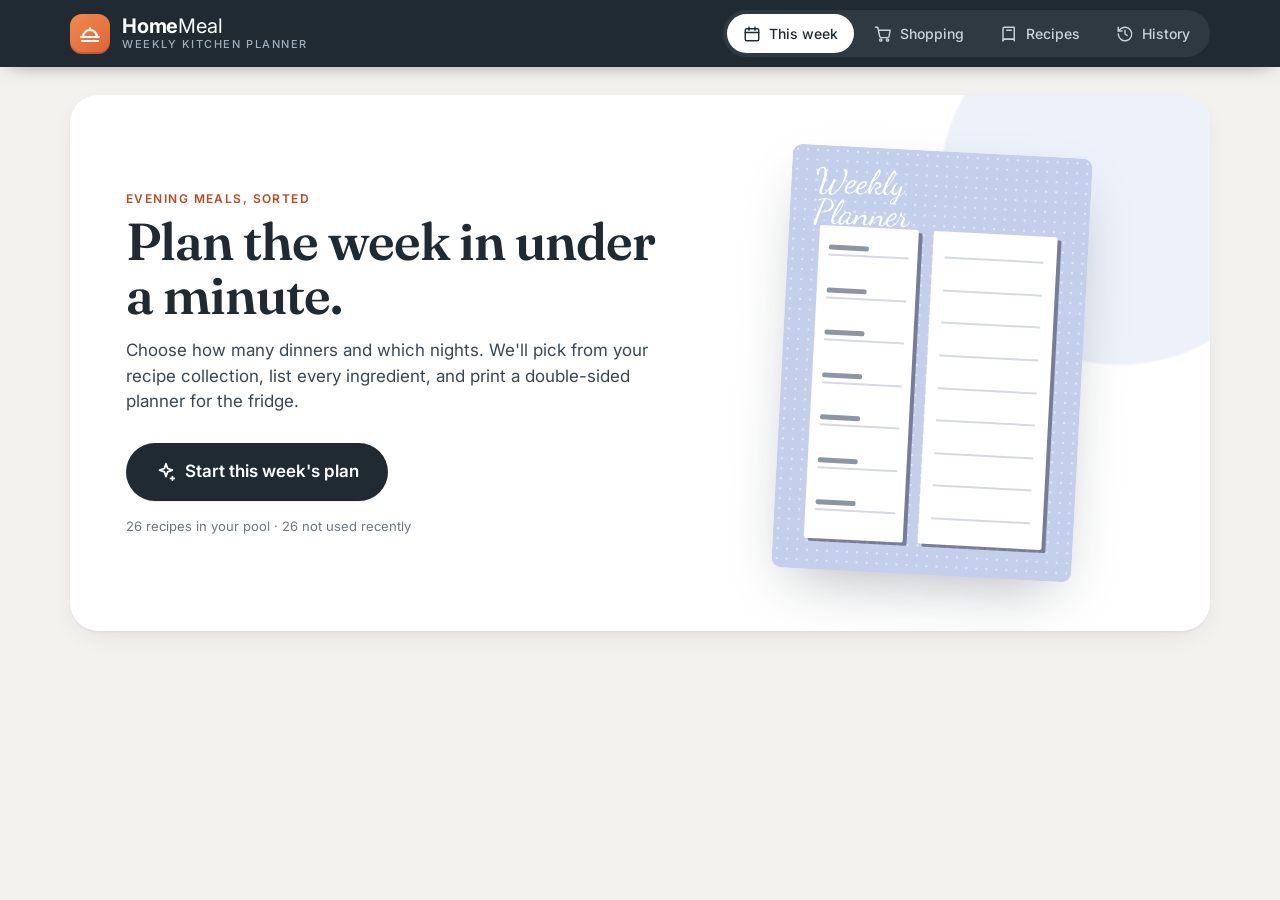
<file: index.html>
<!doctype html>
<html lang="en-GB">
<head>
  <meta charset="utf-8">
  <meta name="viewport" content="width=device-width, initial-scale=1, viewport-fit=cover">
  <meta name="theme-color" content="#1f2a33">
  <title>HomeMeal · Weekly Kitchen Planner</title>
  <link rel="preconnect" href="https://fonts.googleapis.com">
  <link rel="preconnect" href="https://fonts.gstatic.com" crossorigin>
  <link rel="stylesheet" href="https://fonts.googleapis.com/css2?family=Fraunces:opsz,wght@9..144,500;9..144,600&family=Inter:wght@400;500;600;700&family=Dancing+Script:wght@500;600&display=swap">
  <link rel="stylesheet" href="css/app.css">
  <link rel="stylesheet" href="css/sheets.css">
  <link rel="icon" href="data:image/svg+xml,%3Csvg xmlns='http://www.w3.org/2000/svg' viewBox='0 0 32 32'%3E%3Crect width='32' height='32' rx='8' fill='%231f2a33'/%3E%3Cpath d='M7 19h18M9 19a7 7 0 0 1 14 0M16 11v-2M8 23h16' stroke='%23f2a46b' stroke-width='2.2' fill='none' stroke-linecap='round'/%3E%3C/svg%3E">
</head>
<body>
  <!-- Icon + fruit sprite -->
  <svg class="sprite" aria-hidden="true" xmlns="http://www.w3.org/2000/svg">
    <defs>
      <symbol id="i-logo" viewBox="0 0 24 24"><path d="M3 15h18"/><path d="M5 15a7 7 0 0 1 14 0"/><path d="M12 8V6"/><path d="M4 19h16"/></symbol>
      <symbol id="i-shuffle" viewBox="0 0 24 24"><path d="M16 3h5v5"/><path d="M4 20 21 3"/><path d="M21 16v5h-5"/><path d="m15 15 6 6"/><path d="m4 4 5 5"/></symbol>
      <symbol id="i-lock" viewBox="0 0 24 24"><rect x="4" y="11" width="16" height="10" rx="2"/><path d="M8 11V7a4 4 0 0 1 8 0v4"/></symbol>
      <symbol id="i-unlock" viewBox="0 0 24 24"><rect x="4" y="11" width="16" height="10" rx="2"/><path d="M8 11V7a4 4 0 0 1 7.6-1.8"/></symbol>
      <symbol id="i-print" viewBox="0 0 24 24"><path d="M6 9V3h12v6"/><rect x="3" y="9" width="18" height="8" rx="2"/><path d="M7 14h10v7H7z"/></symbol>
      <symbol id="i-check" viewBox="0 0 24 24"><path d="M20 6 9 17l-5-5"/></symbol>
      <symbol id="i-plus" viewBox="0 0 24 24"><path d="M12 5v14M5 12h14"/></symbol>
      <symbol id="i-minus" viewBox="0 0 24 24"><path d="M5 12h14"/></symbol>
      <symbol id="i-upload" viewBox="0 0 24 24"><path d="M12 15V3"/><path d="m7 8 5-5 5 5"/><path d="M4 15v4a2 2 0 0 0 2 2h12a2 2 0 0 0 2-2v-4"/></symbol>
      <symbol id="i-download" viewBox="0 0 24 24"><path d="M12 3v12"/><path d="m7 10 5 5 5-5"/><path d="M4 15v4a2 2 0 0 0 2 2h12a2 2 0 0 0 2-2v-4"/></symbol>
      <symbol id="i-trash" viewBox="0 0 24 24"><path d="M4 7h16"/><path d="M9 7V4h6v3"/><path d="m6 7 1 13h10l1-13"/></symbol>
      <symbol id="i-x" viewBox="0 0 24 24"><path d="M18 6 6 18M6 6l12 12"/></symbol>
      <symbol id="i-left" viewBox="0 0 24 24"><path d="m15 18-6-6 6-6"/></symbol>
      <symbol id="i-right" viewBox="0 0 24 24"><path d="m9 18 6-6-6-6"/></symbol>
      <symbol id="i-cart" viewBox="0 0 24 24"><circle cx="9" cy="20" r="1.5"/><circle cx="18" cy="20" r="1.5"/><path d="M2 3h3l2.6 12.2a2 2 0 0 0 2 1.6h8.5a2 2 0 0 0 2-1.6L21.5 7H6"/></symbol>
      <symbol id="i-book" viewBox="0 0 24 24"><path d="M4 5a2 2 0 0 1 2-2h13v16H6a2 2 0 0 0-2 2z"/><path d="M4 21a2 2 0 0 1 2-2h13v2"/><path d="M9 7h6"/></symbol>
      <symbol id="i-clock" viewBox="0 0 24 24"><circle cx="12" cy="12" r="9"/><path d="M12 7v5l3 2"/></symbol>
      <symbol id="i-calendar" viewBox="0 0 24 24"><rect x="3" y="5" width="18" height="16" rx="2"/><path d="M3 10h18M8 3v4M16 3v4"/></symbol>
      <symbol id="i-history" viewBox="0 0 24 24"><path d="M3 12a9 9 0 1 0 2.6-6.4L3 8"/><path d="M3 3v5h5"/><path d="M12 7v5l3 2"/></symbol>
      <symbol id="i-sparkle" viewBox="0 0 24 24"><path d="m12 3 1.8 5.2L19 10l-5.2 1.8L12 17l-1.8-5.2L5 10l5.2-1.8z"/><path d="M19 17v4M17 19h4"/></symbol>
      <symbol id="i-alert" viewBox="0 0 24 24"><path d="M10.3 4 2.6 18a2 2 0 0 0 1.7 3h15.4a2 2 0 0 0 1.7-3L13.7 4a2 2 0 0 0-3.4 0z"/><path d="M12 9v4M12 17h.01"/></symbol>
      <symbol id="i-users" viewBox="0 0 24 24"><circle cx="9" cy="8" r="3.5"/><path d="M2.5 20a6.5 6.5 0 0 1 13 0"/><path d="M16 4.6a3.5 3.5 0 0 1 0 6.8M18 14a6 6 0 0 1 3.5 6"/></symbol>
      <symbol id="i-search" viewBox="0 0 24 24"><circle cx="11" cy="11" r="7"/><path d="m20 20-3.5-3.5"/></symbol>
      <symbol id="i-file" viewBox="0 0 24 24"><path d="M14 3H6a1 1 0 0 0-1 1v16a1 1 0 0 0 1 1h12a1 1 0 0 0 1-1V8z"/><path d="M14 3v5h5M9 13h6M9 17h6"/></symbol>
      <symbol id="i-hat" viewBox="0 0 24 24"><path d="M6 14a4 4 0 0 1-.8-7.9A5 5 0 0 1 12 3a5 5 0 0 1 6.8 3.1A4 4 0 0 1 18 14"/><path d="M6 14v6h12v-6"/><path d="M6 17h12"/></symbol>
    </defs>
  </svg>

  <header class="appbar">
    <div class="appbar-inner">
      <a class="brand" href="#week" aria-label="HomeMeal home">
        <span class="brand-mark"><svg class="ic"><use href="#i-logo"/></svg></span>
        <span class="brand-text"><b>Home</b>Meal<small>Weekly Kitchen Planner</small></span>
      </a>
      <nav class="tabs" role="tablist" aria-label="Sections">
        <button class="tab is-active" role="tab" data-tab="week" aria-selected="true"><svg class="ic"><use href="#i-calendar"/></svg><span>This week</span></button>
        <button class="tab" role="tab" data-tab="shop" aria-selected="false"><svg class="ic"><use href="#i-cart"/></svg><span>Shopping</span><em class="tab-badge" id="shopBadge" hidden></em></button>
        <button class="tab" role="tab" data-tab="recipes" aria-selected="false"><svg class="ic"><use href="#i-book"/></svg><span>Recipes</span></button>
        <button class="tab" role="tab" data-tab="history" aria-selected="false"><svg class="ic"><use href="#i-history"/></svg><span>History</span></button>
      </nav>
    </div>
  </header>

  <main id="main">
    <!-- ============ THIS WEEK ============ -->
    <section class="panel" id="tab-week" data-panel="week">
      <div class="hero" id="hero">
        <div class="hero-copy">
          <p class="eyebrow">Evening meals, sorted</p>
          <h1>Plan the week in under a minute.</h1>
          <p class="lede">Choose how many dinners and which nights. We'll pick from your recipe collection, list every ingredient, and print a double-sided planner for the fridge.</p>
          <button class="btn btn-primary btn-xl" id="startBtn" type="button">
            <svg class="ic"><use href="#i-sparkle"/></svg> Start this week's plan
          </button>
          <p class="hero-meta" id="heroMeta"></p>
        </div>
        <div class="hero-art" aria-hidden="true">
          <div class="mini-sheet">
            <div class="mini-title">Weekly Planner</div>
            <div class="mini-cols"><div class="mini-days"><i></i><i></i><i></i><i></i><i></i><i></i><i></i></div><div class="mini-notes"><i></i><i></i><i></i><i></i><i></i><i></i><i></i><i></i><i></i></div></div>
          </div>
        </div>
      </div>

      <div id="weekView" hidden>
        <div class="week-head">
          <div>
            <p class="eyebrow" id="weekLabel">Week of</p>
            <h2 class="h-display">Your evening meals</h2>
            <div class="status-row"><span class="pill" id="planStatus"></span><span class="muted small" id="planSummary"></span></div>
          </div>
          <div class="week-actions">
            <button class="btn btn-ghost" id="newPlanBtn" type="button"><svg class="ic"><use href="#i-sparkle"/></svg>New plan</button>
            <button class="btn btn-ghost" id="rerollBtn" type="button"><svg class="ic"><use href="#i-shuffle"/></svg>Re-roll unlocked</button>
            <button class="btn btn-accent" id="confirmBtn" type="button"><svg class="ic"><use href="#i-check"/></svg>Confirm week</button>
          </div>
        </div>

        <ol class="day-list" id="dayList"></ol>

        <div class="print-panel">
          <div class="print-panel-head">
            <div>
              <h3>Print</h3>
              <p class="muted small">A4, double-sided (flip on long edge). Turn on <b>Background graphics</b> in the print dialog for the colours.</p>
            </div>
            <div class="print-actions">
              <label class="switch"><input type="checkbox" id="inkSaver"><span></span>Ink saver</label>
              <button class="btn btn-ghost" id="printCardsBtn" type="button"><svg class="ic"><use href="#i-book"/></svg>Recipe cards</button>
              <button class="btn btn-primary" id="printPlannerBtn" type="button"><svg class="ic"><use href="#i-print"/></svg>Print planner</button>
            </div>
          </div>
          <p class="fit-warning" id="fitWarning" hidden></p>
          <div class="preview-strip" id="previewStrip"></div>
        </div>
      </div>
    </section>

    <!-- ============ SHOPPING ============ -->
    <section class="panel" id="tab-shop" data-panel="shop" hidden>
      <div class="section-head">
        <div>
          <p class="eyebrow">For the weekly shop</p>
          <h2 class="h-display">Shopping list</h2>
          <p class="muted small" id="shopSummary"></p>
        </div>
        <div class="section-actions">
          <button class="btn btn-ghost" id="clearTicksBtn" type="button"><svg class="ic"><use href="#i-x"/></svg>Clear ticks</button>
          <button class="btn btn-primary" id="printShopBtn" type="button"><svg class="ic"><use href="#i-print"/></svg>Print list</button>
        </div>
      </div>
      <div id="shopEmpty" class="empty" hidden>
        <svg class="ic ic-xl"><use href="#i-cart"/></svg>
        <p>No meals planned yet.</p>
        <button class="btn btn-primary" type="button" data-action="start">Start this week's plan</button>
      </div>
      <div class="shop-grid" id="shopList"></div>
      <div class="card extras">
        <label for="extras"><b>Extras</b> <span class="muted small">— anything else for this shop</span></label>
        <textarea id="extras" rows="4" placeholder="e.g. birthday card, dishwasher tablets…"></textarea>
      </div>
    </section>

    <!-- ============ RECIPES ============ -->
    <section class="panel" id="tab-recipes" data-panel="recipes" hidden>
      <div class="section-head">
        <div>
          <p class="eyebrow">Your collection</p>
          <h2 class="h-display">Recipe pool</h2>
          <p class="muted small" id="recipeCount"></p>
        </div>
        <div class="section-actions">
          <button class="btn btn-ghost" id="exportRecipesBtn" type="button"><svg class="ic"><use href="#i-download"/></svg>Export recipes.json</button>
        </div>
      </div>

      <label class="dropzone" id="dropzone" tabindex="0">
        <input type="file" id="txtInput" accept=".txt,text/plain" multiple hidden>
        <span class="dz-icon"><svg class="ic"><use href="#i-upload"/></svg></span>
        <span class="dz-text"><b>Drop recipe .txt files here</b><span>or click to browse. Ingredients first, then an optional numbered method. Name files like <code>Chef - Recipe Title.txt</code>.</span></span>
      </label>

      <div class="filter-bar">
        <div class="search"><svg class="ic"><use href="#i-search"/></svg><input type="search" id="recipeSearch" placeholder="Search recipes or ingredients"></div>
        <div class="seg" id="recipeFilter" role="radiogroup" aria-label="Filter recipes">
          <button type="button" data-filter="all" class="is-on">All</button>
          <button type="button" data-filter="Chefs">Chefs</button>
          <button type="button" data-filter="Type2">Type2</button>
          <button type="button" data-filter="custom">Added</button>
        </div>
      </div>
      <div class="recipe-grid" id="recipeGrid"></div>
    </section>

    <!-- ============ HISTORY ============ -->
    <section class="panel" id="tab-history" data-panel="history" hidden>
      <div class="section-head">
        <div>
          <p class="eyebrow">So you don't eat the same thing twice</p>
          <h2 class="h-display">Meal history</h2>
          <p class="muted small" id="historySummary"></p>
        </div>
        <div class="section-actions">
          <button class="btn btn-ghost" id="importHistoryBtn" type="button"><svg class="ic"><use href="#i-upload"/></svg>Import</button>
          <input type="file" id="historyInput" accept=".json,application/json" hidden>
          <button class="btn btn-ghost" id="exportHistoryBtn" type="button"><svg class="ic"><use href="#i-download"/></svg>Export</button>
          <button class="btn btn-danger" id="resetHistoryBtn" type="button"><svg class="ic"><use href="#i-trash"/></svg>Reset</button>
        </div>
      </div>
      <p class="muted small">Confirmed meals are left out of random picks until you reset. Export downloads <code>history.json</code> — commit it to <code>data/</code> to keep it in the repo.</p>
      <ul class="history-list" id="historyList"></ul>
    </section>
  </main>

  <!-- ============ WIZARD ============ -->
  <dialog class="sheet-dialog" id="wizard" aria-labelledby="wizTitle">
    <form method="dialog" class="wizard" id="wizardForm">
      <header class="wiz-head">
        <div class="wiz-progress"><span id="wizBar"></span></div>
        <div class="wiz-title-row">
          <div>
            <p class="eyebrow" id="wizStep">Step 1 of 2</p>
            <h2 id="wizTitle">How many evening meals?</h2>
          </div>
          <button class="icon-btn" type="button" data-close aria-label="Close"><svg class="ic"><use href="#i-x"/></svg></button>
        </div>
      </header>

      <div class="wiz-body">
        <!-- Step 1 -->
        <div class="wiz-step" data-step="1">
          <div class="stepper big" aria-label="Number of meals">
            <button type="button" class="icon-btn round" id="mealsMinus" aria-label="Fewer meals"><svg class="ic"><use href="#i-minus"/></svg></button>
            <output id="mealsOut">5</output>
            <button type="button" class="icon-btn round" id="mealsPlus" aria-label="More meals"><svg class="ic"><use href="#i-plus"/></svg></button>
          </div>
          <p class="center muted" id="mealsHint">evening meals this week</p>

          <h3 class="field-title">Which nights?</h3>
          <div class="day-chips" id="dayChips"></div>

          <div class="field-row">
            <label class="field">
              <span>Week starting</span>
              <input type="date" id="weekStart">
            </label>
            <div class="field">
              <span>Cooking for</span>
              <div class="stepper small">
                <button type="button" class="icon-btn round" id="servMinus" aria-label="Fewer people"><svg class="ic"><use href="#i-minus"/></svg></button>
                <output id="servOut">2</output>
                <button type="button" class="icon-btn round" id="servPlus" aria-label="More people"><svg class="ic"><use href="#i-plus"/></svg></button>
              </div>
            </div>
          </div>
        </div>

        <!-- Step 2 -->
        <div class="wiz-step" data-step="2" hidden>
          <h3 class="field-title">Recipe pool</h3>
          <div class="seg wide" id="poolSeg" role="radiogroup">
            <button type="button" data-pool="all">All recipes</button>
            <button type="button" data-pool="chefs">Chefs only</button>
            <button type="button" data-pool="type2">Type2 only</button>
            <button type="button" data-pool="mix">Mix</button>
          </div>
          <div class="mix-row" id="mixRow" hidden>
            <span>Type2 meals in the mix</span>
            <div class="stepper small">
              <button type="button" class="icon-btn round" id="mixMinus" aria-label="Fewer Type2"><svg class="ic"><use href="#i-minus"/></svg></button>
              <output id="mixOut">2</output>
              <button type="button" class="icon-btn round" id="mixPlus" aria-label="More Type2"><svg class="ic"><use href="#i-plus"/></svg></button>
            </div>
          </div>

          <div id="chefBlock">
            <h3 class="field-title">Chefs to include</h3>
            <div class="chips" id="chefChips"></div>
          </div>

          <h3 class="field-title">Must-haves <span class="muted small">— at least this many</span></h3>
          <div class="must-grid" id="mustGrid"></div>

          <h3 class="field-title">Leave out</h3>
          <label class="switch block"><input type="checkbox" id="vegOnly"><span></span>Vegetarian meals only</label>
          <div class="chips" id="excludeChips"></div>

          <h3 class="field-title">History</h3>
          <label class="switch block"><input type="checkbox" id="avoidRecent" checked><span></span>Avoid meals used in previous weeks <span class="muted small" id="usedCount"></span></label>

          <p class="pool-count" id="poolCount"></p>
        </div>
      </div>

      <div class="problems pinned" id="wizProblems" role="alert" hidden></div>

      <footer class="wiz-foot">
        <button type="button" class="btn btn-ghost" id="wizBack" hidden><svg class="ic"><use href="#i-left"/></svg>Back</button>
        <span class="spacer"></span>
        <button type="button" class="btn btn-ghost" id="wizQuick">Use these settings</button>
        <button type="button" class="btn btn-primary" id="wizNext">Next<svg class="ic"><use href="#i-right"/></svg></button>
      </footer>
    </form>
  </dialog>

  <!-- ============ PROBLEMS / CONFIRM ============ -->
  <dialog class="sheet-dialog small" id="alertDialog">
    <div class="alert-body">
      <div class="alert-icon"><svg class="ic"><use href="#i-alert"/></svg></div>
      <h3 id="alertTitle"></h3>
      <div id="alertText"></div>
      <div class="alert-actions" id="alertActions"></div>
    </div>
  </dialog>

  <!-- ============ RECIPE VIEW ============ -->
  <dialog class="sheet-dialog" id="recipeDialog">
    <div class="recipe-view">
      <button class="icon-btn close-float" type="button" data-close aria-label="Close"><svg class="ic"><use href="#i-x"/></svg></button>
      <div id="recipeView"></div>
    </div>
  </dialog>

  <!-- ============ IMPORT REVIEW ============ -->
  <dialog class="sheet-dialog" id="importDialog" aria-labelledby="impTitle">
    <form class="wizard" id="importForm" method="dialog">
      <header class="wiz-head">
        <div class="wiz-title-row">
          <div>
            <p class="eyebrow" id="impStep">New recipe</p>
            <h2 id="impTitle">Check the details</h2>
          </div>
          <button class="icon-btn" type="button" data-close aria-label="Close"><svg class="ic"><use href="#i-x"/></svg></button>
        </div>
      </header>
      <div class="wiz-body">
        <div class="problems soft" id="impWarnings" hidden></div>
        <div class="field-row">
          <label class="field grow"><span>Title</span><input id="impTitleIn" required></label>
          <label class="field"><span>Chef</span><input id="impChef" list="chefList" required></label>
          <datalist id="chefList"></datalist>
        </div>
        <div class="field-row">
          <label class="field"><span>Serves</span><input id="impServes" type="number" min="1" max="20"></label>
          <label class="field"><span>Prep (mins)</span><input id="impPrep" type="number" min="0"></label>
          <label class="field"><span>Cook (mins)</span><input id="impCook" type="number" min="0"></label>
        </div>
        <label class="switch block"><input type="checkbox" id="impType2"><span></span>Type2 recipe (with Eat / Limit guidance)</label>
        <div class="field-row" id="impT2Row" hidden>
          <label class="field grow"><span>Eat</span><input id="impEat"></label>
          <label class="field grow"><span>Limit</span><input id="impLimit"></label>
        </div>
        <div class="field">
          <span>Protein</span>
          <div class="chips" id="impProtein"></div>
        </div>
        <label class="field"><span>Tags <em class="muted small">comma separated</em></span><input id="impTags"></label>
        <label class="field"><span>Ingredients <em class="muted small">one per line · prefix with "Sauce:" etc. for a sub-section</em></span><textarea id="impIngredients" rows="9" required></textarea></label>
        <label class="field"><span>Method <em class="muted small">one step per line (optional)</em></span><textarea id="impMethod" rows="6"></textarea></label>
      </div>
      <footer class="wiz-foot">
        <button type="button" class="btn btn-ghost" id="impSkip">Skip this file</button>
        <span class="spacer"></span>
        <button type="submit" class="btn btn-primary" id="impSave"><svg class="ic"><use href="#i-plus"/></svg>Add to recipe pool</button>
      </footer>
    </form>
  </dialog>

  <div class="drop-overlay" id="dropOverlay" hidden>
    <div><svg class="ic ic-xl"><use href="#i-upload"/></svg><p>Drop recipe .txt files to add them</p></div>
  </div>
  <div class="toast" id="toast" role="status" aria-live="polite"></div>

  <!-- Filled just before printing; the only thing visible on paper. -->
  <div id="print-area" aria-hidden="true"></div>

  <script src="js/planner.js"></script>
  <script src="js/store.js"></script>
  <script src="js/sheets.js"></script>
  <script src="js/app.js"></script>
</body>
</html>
</file>
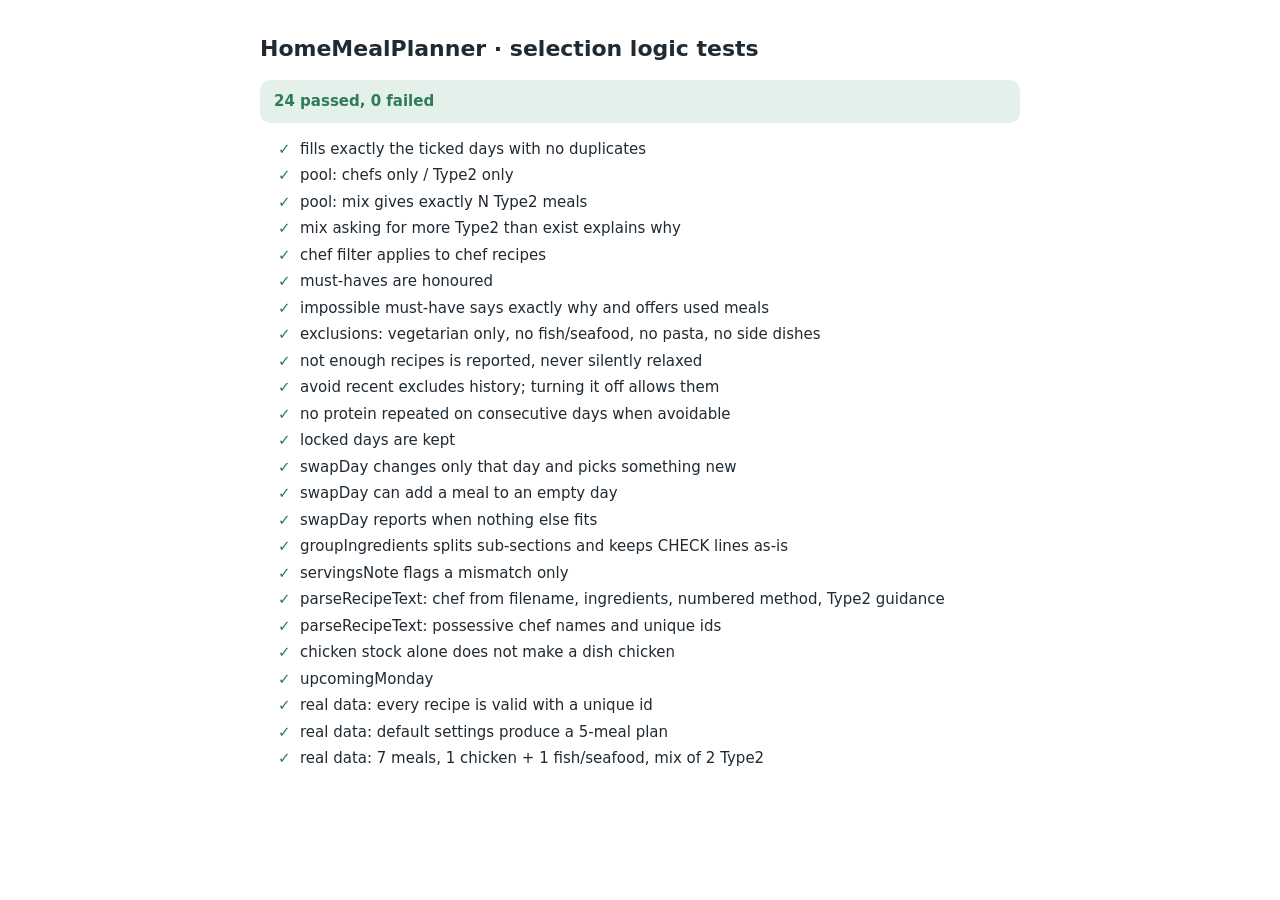
<file: tests/index.html>
<!doctype html>
<html lang="en-GB">
<head>
  <meta charset="utf-8">
  <meta name="viewport" content="width=device-width, initial-scale=1">
  <title>Planner tests</title>
  <style>
    body { font: 15px/1.5 system-ui, sans-serif; max-width: 760px; margin: 32px auto; padding: 0 16px; color: #1f2a33; }
    h1 { font-size: 22px; }
    #summary { font-weight: 700; padding: 10px 14px; border-radius: 10px; }
    #summary.pass { background: #e3f1ea; color: #2f7a5b; }
    #summary.fail { background: #fdecea; color: #a12b1f; }
    li { margin: 4px 0; }
    .ok::marker { content: '✓  '; color: #2f7a5b; }
    .fail::marker { content: '✗  '; color: #c0392b; }
    .err { display: block; color: #a12b1f; font-size: 13px; }
  </style>
</head>
<body>
  <h1>HomeMealPlanner · selection logic tests</h1>
  <p id="summary">Running…</p>
  <ul id="results"></ul>
  <script src="../js/planner.js"></script>
  <script src="planner.test.js"></script>
  <script>
    fetch('../data/recipes.json')
      .then(function (r) { return r.json(); })
      .then(function (data) { PlannerTests.realDataTests(data); })
      .catch(function (e) { console.warn('Real data tests skipped:', e.message); })
      .then(function () {
        var rep = PlannerTests.report();
        var s = document.getElementById('summary');
        s.textContent = rep.passed + ' passed, ' + rep.failed + ' failed';
        s.className = rep.failed ? 'fail' : 'pass';
        document.getElementById('results').innerHTML = rep.results.map(function (r) {
          return '<li class="' + (r.ok ? 'ok' : 'fail') + '">' + r.name + (r.ok ? '' : '<span class="err">' + r.error + '</span>') + '</li>';
        }).join('');
        document.title = (rep.failed ? 'FAIL' : 'PASS') + ' · Planner tests';
      });
  </script>
</body>
</html>
</file>
<file: css/app.css>
/* HomeMealPlanner - app UI (screen). Print styles live in sheets.css. */
:root {
  --ink: #1f2a33;
  --ink-2: #3a4752;
  --muted: #6c7780;
  --bg: #f4f2ee;
  --surface: #ffffff;
  --surface-2: #faf9f6;
  --line: #e7e3dc;
  --line-2: #d9d3c9;
  --accent: #df6339;
  --accent-ink: #b84a24;
  --accent-soft: #fbe9e1;
  --herb: #2f7a5b;
  --herb-soft: #e3f1ea;
  --sky: #c3cfeb;
  --sky-soft: #edf1fa;
  --sun: #f3a43c;
  --danger: #c0392b;
  --radius: 18px;
  --radius-sm: 12px;
  --shadow-sm: 0 1px 2px rgba(31, 42, 51, .06), 0 1px 1px rgba(31, 42, 51, .04);
  --shadow: 0 1px 2px rgba(31, 42, 51, .05), 0 8px 24px -8px rgba(31, 42, 51, .12);
  --shadow-lg: 0 24px 60px -20px rgba(31, 42, 51, .35);
  --font: 'Inter', system-ui, -apple-system, 'Segoe UI', Roboto, sans-serif;
  --display: 'Fraunces', Georgia, 'Times New Roman', serif;
  --tap: 48px;
}

*, *::before, *::after { box-sizing: border-box; }
html { -webkit-text-size-adjust: 100%; }
body {
  margin: 0;
  font-family: var(--font);
  font-size: 15px;
  line-height: 1.5;
  color: var(--ink);
  background: var(--bg);
  -webkit-font-smoothing: antialiased;
}
button, input, select, textarea { font: inherit; color: inherit; }
button { cursor: pointer; }
[hidden] { display: none !important; }
code { font-size: .88em; background: rgba(31, 42, 51, .06); padding: .1em .35em; border-radius: 5px; }
.sprite { position: absolute; width: 0; height: 0; overflow: hidden; }

.ic { width: 20px; height: 20px; flex: none; fill: none; stroke: currentColor; stroke-width: 1.9; stroke-linecap: round; stroke-linejoin: round; }
.ic-xl { width: 44px; height: 44px; stroke-width: 1.4; }
.muted { color: var(--muted); }
.small { font-size: 13px; }
.center { text-align: center; }
.spacer { flex: 1; }
.eyebrow { margin: 0 0 4px; font-size: 12px; font-weight: 600; letter-spacing: .12em; text-transform: uppercase; color: var(--accent-ink); }
.h-display { font-family: var(--display); font-weight: 600; font-size: clamp(26px, 4vw, 34px); line-height: 1.1; margin: 0; letter-spacing: -.01em; }

/* ---------- App bar ---------- */
.appbar {
  position: sticky; top: 0; z-index: 20;
  background: var(--ink);
  color: #fff;
  box-shadow: 0 1px 0 rgba(255, 255, 255, .06), 0 6px 20px -10px rgba(0, 0, 0, .5);
}
.appbar-inner { max-width: 1180px; margin: 0 auto; padding: 10px 20px; display: flex; align-items: center; gap: 20px; }
.brand { display: flex; align-items: center; gap: 12px; color: inherit; text-decoration: none; }
.brand-mark { width: 40px; height: 40px; border-radius: 12px; background: linear-gradient(140deg, #f08a4b, var(--accent)); display: grid; place-items: center; box-shadow: inset 0 -2px 0 rgba(0, 0, 0, .15); }
.brand-mark .ic { width: 24px; height: 24px; stroke: #fff; stroke-width: 2.1; }
.brand-text { font-size: 20px; letter-spacing: -.01em; line-height: 1.05; font-weight: 400; }
.brand-text b { font-weight: 700; }
.brand-text small { display: block; font-size: 11px; letter-spacing: .14em; text-transform: uppercase; color: #9fb0bd; font-weight: 500; margin-top: 2px; }
.tabs { margin-left: auto; display: flex; gap: 4px; background: rgba(255, 255, 255, .07); padding: 4px; border-radius: 999px; }
.tab {
  position: relative; display: flex; align-items: center; gap: 8px;
  border: 0; background: transparent; color: #c8d3db;
  padding: 9px 16px; border-radius: 999px; font-weight: 500; font-size: 14px;
  transition: background .15s, color .15s;
}
.tab:hover { color: #fff; }
.tab.is-active { background: #fff; color: var(--ink); }
.tab .ic { width: 18px; height: 18px; }
.tab-badge { font-style: normal; font-size: 11px; font-weight: 700; background: var(--accent); color: #fff; border-radius: 999px; padding: 1px 7px; min-width: 20px; text-align: center; }

main { max-width: 1180px; margin: 0 auto; padding: 28px 20px 120px; }

/* ---------- Buttons ---------- */
.btn {
  display: inline-flex; align-items: center; justify-content: center; gap: 8px;
  min-height: 44px; padding: 0 18px; border-radius: 999px;
  border: 1px solid transparent; font-weight: 600; font-size: 14px; white-space: nowrap;
  transition: transform .08s, background .15s, border-color .15s, box-shadow .15s;
}
.btn:active:not(:disabled) { transform: translateY(1px); }
.btn:disabled { opacity: .45; cursor: not-allowed; }
.btn .ic { width: 18px; height: 18px; }
.btn-primary { background: var(--ink); color: #fff; box-shadow: var(--shadow-sm); }
.btn-primary:hover:not(:disabled) { background: #2c3b47; }
.btn-accent { background: var(--accent); color: #fff; }
.btn-accent:hover:not(:disabled) { background: var(--accent-ink); }
.btn-ghost { background: var(--surface); border-color: var(--line-2); color: var(--ink); }
.btn-ghost:hover:not(:disabled) { border-color: var(--ink-2); }
.btn-danger { background: var(--surface); border-color: #efc4bd; color: var(--danger); }
.btn-danger:hover:not(:disabled) { background: #fdf0ee; }
.btn-xl { min-height: 58px; padding: 0 28px; font-size: 17px; }
.btn-xl .ic { width: 22px; height: 22px; }
.btn-sm { min-height: 36px; padding: 0 14px; font-size: 13px; }

.icon-btn {
  display: inline-flex; align-items: center; justify-content: center; gap: 6px;
  min-width: 40px; height: 40px; padding: 0 10px; border-radius: 12px;
  border: 1px solid var(--line-2); background: var(--surface); color: var(--ink-2);
  font-size: 13px; font-weight: 600;
  transition: background .15s, border-color .15s, color .15s;
}
.icon-btn:hover:not(:disabled) { border-color: var(--ink-2); color: var(--ink); }
.icon-btn:disabled { opacity: .35; cursor: not-allowed; }
.icon-btn.round { border-radius: 999px; padding: 0; width: 40px; }
.icon-btn.subtle { border-color: transparent; background: transparent; }
.icon-btn.is-on { background: var(--ink); border-color: var(--ink); color: #fff; }

/* ---------- Hero ---------- */
.hero {
  display: grid; grid-template-columns: 1.1fr .9fr; gap: 40px; align-items: center;
  background: var(--surface); border-radius: 28px; padding: 56px; box-shadow: var(--shadow);
  overflow: hidden; position: relative;
}
.hero::before {
  content: ''; position: absolute; right: -120px; top: -120px; width: 420px; height: 420px; border-radius: 50%;
  background: radial-gradient(circle, var(--sky-soft) 0, var(--sky-soft) 60%, transparent 61%);
}
.hero-copy { position: relative; }
.hero h1 { font-family: var(--display); font-weight: 600; font-size: clamp(34px, 5vw, 52px); line-height: 1.04; letter-spacing: -.02em; margin: 6px 0 16px; }
.lede { font-size: 17px; color: var(--ink-2); max-width: 34em; margin: 0 0 28px; }
.hero-meta { margin: 16px 0 0; font-size: 13px; color: var(--muted); }
.hero-art { position: relative; display: grid; place-items: center; }
.mini-sheet {
  position: relative; width: min(300px, 100%); aspect-ratio: 210 / 297; background: var(--sky);
  border-radius: 10px; box-shadow: var(--shadow-lg); transform: rotate(3deg); padding: 18% 7% 7%; overflow: hidden;
}
.mini-title { position: absolute; top: 5%; left: 8%; font-family: 'Dancing Script', cursive; color: #fff; font-size: 34px; line-height: .9; width: 3em; }
.mini-sheet { background-image: radial-gradient(circle, rgba(255, 255, 255, .5) 1px, transparent 1.4px); background-size: 10px 10px; }
.mini-cols { display: grid; grid-template-columns: 1fr 1.25fr; gap: 6%; height: 100%; }
.mini-days, .mini-notes { background: #fff; border-radius: 2px; box-shadow: 4px 3px 0 rgba(40, 46, 66, .5); display: flex; flex-direction: column; justify-content: space-around; padding: 8% 10%; }
.mini-days i, .mini-notes i { display: block; height: 2px; background: #d5d9e2; }
.mini-days i::before { content: ''; display: block; width: 50%; height: 5px; margin-top: -9px; background: #8a95a6; border-radius: 2px; }

/* ---------- Week view ---------- */
.week-head { display: flex; align-items: flex-end; justify-content: space-between; gap: 20px; flex-wrap: wrap; margin-bottom: 20px; }
.status-row { display: flex; align-items: center; gap: 12px; margin-top: 10px; flex-wrap: wrap; }
.pill { display: inline-flex; align-items: center; gap: 6px; padding: 4px 12px; border-radius: 999px; font-size: 12px; font-weight: 600; }
.pill::before { content: ''; width: 7px; height: 7px; border-radius: 50%; background: currentColor; }
.pill-ok { background: var(--herb-soft); color: var(--herb); }
.pill-draft { background: #fff3dd; color: #a0620e; }
.week-actions { display: flex; gap: 10px; flex-wrap: wrap; }

.day-list { list-style: none; margin: 0; padding: 0; display: grid; gap: 10px; }
.day-card {
  display: grid; grid-template-columns: 76px 1fr auto; gap: 18px; align-items: center;
  background: var(--surface); border-radius: var(--radius); padding: 16px 18px; box-shadow: var(--shadow-sm);
  border: 1px solid transparent; transition: border-color .15s, box-shadow .15s;
}
.day-card:hover { box-shadow: var(--shadow); }
.day-card.is-locked { border-color: var(--ink); }
.day-card.is-off { background: transparent; box-shadow: none; border: 1px dashed var(--line-2); padding-top: 10px; padding-bottom: 10px; }
.dc-day { display: flex; flex-direction: column; align-items: center; justify-content: center; height: 64px; border-radius: 14px; background: var(--sky-soft); color: var(--ink); }
.day-card.is-locked .dc-day { background: var(--ink); color: #fff; }
.day-card.is-off .dc-day { background: transparent; height: 40px; color: var(--muted); }
.dc-dow { font-weight: 700; font-size: 17px; letter-spacing: .02em; }
.dc-date { font-size: 11px; color: inherit; opacity: .7; }
.dc-main { min-width: 0; display: flex; flex-direction: column; gap: 6px; }
.dc-title { all: unset; cursor: pointer; font-family: var(--display); font-size: 20px; font-weight: 600; line-height: 1.2; }
.dc-title:hover { text-decoration: underline; text-decoration-color: var(--accent); text-underline-offset: 4px; }
.dc-title:focus-visible { outline: 2px solid var(--accent); outline-offset: 3px; border-radius: 4px; }
.dc-meta { display: flex; flex-wrap: wrap; gap: 6px; align-items: center; }
.dc-time { display: inline-flex; align-items: center; gap: 4px; font-size: 12px; color: var(--muted); margin-left: 4px; }
.dc-time .ic { width: 14px; height: 14px; }
.dc-note { margin: 0; display: flex; align-items: center; gap: 6px; font-size: 12px; color: #9a5a12; }
.dc-note .ic { width: 14px; height: 14px; }
.dc-pick {
  max-width: 340px; height: 34px; border-radius: 10px; border: 1px solid var(--line); background: var(--surface-2);
  font-size: 13px; color: var(--muted); padding: 0 10px;
}
.dc-pick:hover, .dc-pick:focus { border-color: var(--line-2); color: var(--ink); }
.dc-actions { display: flex; gap: 6px; align-items: center; }

.chip { display: inline-flex; align-items: center; gap: 4px; padding: 3px 10px; border-radius: 999px; background: var(--surface-2); border: 1px solid var(--line); font-size: 12px; font-weight: 500; color: var(--ink-2); text-transform: capitalize; }
.chip .ic { width: 13px; height: 13px; }
.chip-chef { background: var(--accent-soft); border-color: transparent; color: var(--accent-ink); text-transform: none; }
.chip-t2 { background: var(--herb-soft); border-color: transparent; color: var(--herb); text-transform: none; }

/* ---------- Print panel ---------- */
.print-panel { margin-top: 32px; background: var(--surface); border-radius: 24px; padding: 24px; box-shadow: var(--shadow); }
.print-panel-head { display: flex; justify-content: space-between; align-items: flex-start; gap: 20px; flex-wrap: wrap; margin-bottom: 18px; }
.print-panel h3 { margin: 0 0 2px; font-family: var(--display); font-size: 22px; font-weight: 600; }
.print-panel p { margin: 0; max-width: 40em; }
.print-actions { display: flex; align-items: center; gap: 10px; flex-wrap: wrap; }
.fit-warning { background: #fff3dd; color: #8a540c; padding: 10px 14px; border-radius: 12px; font-size: 13px; margin: 0 0 16px; }
.preview-strip { display: grid; grid-template-columns: 1fr 1fr; gap: 24px; background: var(--surface-2); border-radius: 18px; padding: 24px; border: 1px solid var(--line); }

/* ---------- Switch ---------- */
.switch { display: inline-flex; align-items: center; gap: 10px; font-size: 14px; font-weight: 500; cursor: pointer; user-select: none; }
.switch.block { display: flex; margin: 4px 0 10px; }
.switch input { position: absolute; opacity: 0; width: 1px; height: 1px; }
.switch > span:first-of-type { width: 40px; height: 24px; border-radius: 999px; background: var(--line-2); position: relative; transition: background .15s; flex: none; }
.switch > span:first-of-type::after { content: ''; position: absolute; top: 3px; left: 3px; width: 18px; height: 18px; border-radius: 50%; background: #fff; box-shadow: var(--shadow-sm); transition: transform .15s; }
.switch input:checked + span { background: var(--herb); }
.switch input:checked + span::after { transform: translateX(16px); }
.switch input:focus-visible + span { outline: 2px solid var(--accent); outline-offset: 2px; }

/* ---------- Section head ---------- */
.section-head { display: flex; justify-content: space-between; align-items: flex-end; gap: 20px; flex-wrap: wrap; margin-bottom: 20px; }
.section-head p { margin: 6px 0 0; }
.section-actions { display: flex; gap: 10px; flex-wrap: wrap; }
.card { background: var(--surface); border-radius: var(--radius); box-shadow: var(--shadow-sm); padding: 20px; }
.empty { text-align: center; padding: 48px 20px; color: var(--muted); background: var(--surface); border-radius: var(--radius); margin-bottom: 16px; }
.empty p { margin: 10px 0 18px; }
.empty-inline { padding: 24px 0; }
.fatal { display: flex; gap: 12px; align-items: flex-start; background: #fdecea; color: #8e2a1f; padding: 16px 18px; border-radius: 14px; margin-bottom: 20px; }
.fatal p { margin: 0; }

/* ---------- Shopping ---------- */
.shop-grid { display: grid; grid-template-columns: repeat(auto-fill, minmax(330px, 1fr)); gap: 14px; align-items: start; margin-bottom: 14px; }
.shop-card header { display: flex; align-items: center; gap: 12px; margin-bottom: 8px; }
.shop-card h3 { margin: 0; font-family: var(--display); font-size: 18px; font-weight: 600; line-height: 1.2; }
.shop-card h3 + p { margin: 0; }
.shop-card h4 { margin: 12px 0 2px; font-size: 11px; letter-spacing: .12em; text-transform: uppercase; color: var(--accent-ink); }
.day-pill { flex: none; display: grid; place-items: center; width: 48px; height: 48px; border-radius: 14px; background: var(--sky-soft); font-weight: 700; font-size: 14px; }
.day-pill.alt { background: var(--accent-soft); color: var(--accent-ink); }
.tick-list { list-style: none; margin: 0; padding: 0; }
.tick { display: flex; align-items: center; gap: 14px; min-height: var(--tap); padding: 6px 4px; border-bottom: 1px solid var(--line); cursor: pointer; -webkit-tap-highlight-color: transparent; }
.tick-list li:last-child .tick { border-bottom: 0; }
.tick input { position: absolute; opacity: 0; width: 1px; height: 1px; }
.tick-box { flex: none; width: 26px; height: 26px; border-radius: 8px; border: 2px solid var(--line-2); display: grid; place-items: center; background: #fff; transition: background .12s, border-color .12s; }
.tick-box .ic { width: 16px; height: 16px; stroke: #fff; stroke-width: 3; opacity: 0; }
.tick.is-on .tick-box { background: var(--herb); border-color: var(--herb); }
.tick.is-on .tick-box .ic { opacity: 1; }
.tick.is-on .tick-text { color: var(--muted); text-decoration: line-through; }
.tick input:focus-visible + .tick-box { outline: 2px solid var(--accent); outline-offset: 2px; }
.tick-text { font-size: 15px; }
.extras label { display: block; margin-bottom: 8px; }
textarea, input[type="text"], input[type="search"], input[type="number"], input[type="date"], input:not([type]) {
  width: 100%; border: 1px solid var(--line-2); border-radius: 12px; padding: 10px 12px; background: #fff; font-size: 15px;
}
textarea:focus, input:focus { outline: none; border-color: var(--ink-2); box-shadow: 0 0 0 3px rgba(31, 42, 51, .08); }
textarea { resize: vertical; }
.check-note { background: #fff5d6; border-radius: 4px; padding: 0 3px; }

/* ---------- Recipes ---------- */
.dropzone {
  display: flex; align-items: center; gap: 18px; padding: 22px 24px; margin-bottom: 20px; cursor: pointer;
  border: 2px dashed var(--line-2); border-radius: var(--radius); background: var(--surface);
  transition: border-color .15s, background .15s;
}
.dropzone:hover, .dropzone:focus-visible { border-color: var(--accent); background: #fffaf7; outline: none; }
.dz-icon { flex: none; width: 52px; height: 52px; border-radius: 16px; background: var(--accent-soft); color: var(--accent-ink); display: grid; place-items: center; }
.dz-icon .ic { width: 26px; height: 26px; }
.dz-text b { display: block; font-size: 16px; }
.dz-text span { color: var(--muted); font-size: 13px; }
.filter-bar { display: flex; gap: 12px; flex-wrap: wrap; margin-bottom: 16px; align-items: center; }
.search { position: relative; flex: 1; min-width: 220px; }
.search .ic { position: absolute; left: 14px; top: 50%; transform: translateY(-50%); color: var(--muted); width: 18px; height: 18px; }
.search input { padding-left: 42px; height: 44px; border-radius: 999px; }
.seg { display: inline-flex; background: #ebe7e0; border-radius: 999px; padding: 4px; gap: 2px; }
.seg button { border: 0; background: transparent; padding: 8px 16px; border-radius: 999px; font-size: 13px; font-weight: 600; color: var(--ink-2); min-height: 36px; }
.seg button.is-on { background: #fff; color: var(--ink); box-shadow: var(--shadow-sm); }
.seg.wide { display: grid; grid-template-columns: repeat(4, 1fr); width: 100%; }
.recipe-grid { display: grid; grid-template-columns: repeat(auto-fill, minmax(250px, 1fr)); gap: 14px; }
.recipe-tile {
  all: unset; box-sizing: border-box; cursor: pointer; display: flex; flex-direction: column; gap: 10px;
  background: var(--surface); border-radius: var(--radius); padding: 18px; box-shadow: var(--shadow-sm);
  border: 1px solid transparent; transition: box-shadow .15s, border-color .15s, transform .15s;
}
.recipe-tile:hover { box-shadow: var(--shadow); transform: translateY(-1px); }
.recipe-tile:focus-visible { border-color: var(--accent); }
.rt-top { display: flex; align-items: center; gap: 6px; }
.rt-chef { font-size: 12px; font-weight: 600; color: var(--accent-ink); letter-spacing: .04em; text-transform: uppercase; margin-right: auto; }
.rt-title { font-family: var(--display); font-size: 18px; font-weight: 600; line-height: 1.25; }
.rt-chips { display: flex; flex-wrap: wrap; gap: 5px; }
.rt-foot { display: flex; gap: 12px; font-size: 12px; color: var(--muted); margin-top: auto; padding-top: 8px; border-top: 1px solid var(--line); }
.badge { font-size: 11px; font-weight: 600; padding: 2px 8px; border-radius: 999px; background: #efece6; color: var(--muted); }
.badge-new { background: var(--herb-soft); color: var(--herb); }

/* ---------- History ---------- */
.history-list { list-style: none; padding: 0; margin: 16px 0 0; display: grid; gap: 8px; }
.history-list li { display: flex; align-items: center; justify-content: space-between; gap: 12px; background: var(--surface); padding: 12px 16px; border-radius: 14px; box-shadow: var(--shadow-sm); }
.history-list b { display: block; font-weight: 600; }

/* ---------- Dialogs ---------- */
.sheet-dialog {
  border: 0; padding: 0; border-radius: 26px; width: min(640px, calc(100vw - 32px)); max-height: min(860px, calc(100dvh - 32px));
  box-shadow: var(--shadow-lg); background: var(--surface); color: var(--ink); overflow: hidden;
}
.sheet-dialog.small { width: min(460px, calc(100vw - 32px)); }
.sheet-dialog::backdrop { background: rgba(20, 28, 34, .5); backdrop-filter: blur(3px); }
.sheet-dialog[open] { animation: pop .22s cubic-bezier(.2, .9, .3, 1.2); }
@keyframes pop { from { opacity: 0; transform: translateY(12px) scale(.98); } }
.wizard { display: flex; flex-direction: column; max-height: inherit; margin: 0; }
.wiz-head { padding: 0 28px; flex: none; }
.wiz-progress { height: 4px; background: var(--line); margin: 0 -28px; }
.wiz-progress span { display: block; height: 100%; background: var(--accent); transition: width .25s; }
.wiz-title-row { display: flex; justify-content: space-between; align-items: flex-start; gap: 12px; padding: 22px 0 8px; }
.wiz-title-row h2 { margin: 0; font-family: var(--display); font-size: 26px; font-weight: 600; line-height: 1.15; }
.wiz-body { padding: 8px 28px 20px; overflow-y: auto; flex: 1; }
.wiz-foot { display: flex; gap: 10px; align-items: center; padding: 16px 28px; border-top: 1px solid var(--line); background: var(--surface-2); flex: none; }
.field-title { font-size: 13px; font-weight: 700; letter-spacing: .06em; text-transform: uppercase; color: var(--ink-2); margin: 24px 0 10px; }
.field-title .muted { text-transform: none; letter-spacing: 0; font-weight: 500; }
.stepper { display: flex; align-items: center; justify-content: center; gap: 18px; }
.stepper output { font-variant-numeric: tabular-nums; font-weight: 700; text-align: center; }
.stepper.big { margin-top: 10px; }
.stepper.big output { font-family: var(--display); font-size: 76px; line-height: 1; min-width: 1.2em; }
.stepper.big .icon-btn { width: 56px; height: 56px; }
.stepper.small { justify-content: flex-start; gap: 12px; }
.stepper.small output { font-size: 20px; min-width: 1.4em; }
.stepper.tiny { gap: 8px; }
.stepper.tiny .icon-btn { width: 32px; height: 32px; min-width: 32px; }
.stepper.tiny .icon-btn .ic { width: 16px; height: 16px; }
.stepper.tiny output { min-width: 1em; }
#mealsHint { margin: 6px 0 0; }
.day-chips { display: grid; grid-template-columns: repeat(7, 1fr); gap: 8px; }
.day-chip {
  display: flex; flex-direction: column; align-items: center; justify-content: center; gap: 2px; min-height: 64px;
  border: 1.5px solid var(--line-2); border-radius: 16px; background: #fff; transition: all .12s;
}
.day-chip b { font-size: 15px; }
.day-chip small { font-size: 11px; color: var(--muted); }
.day-chip.is-on { background: var(--ink); border-color: var(--ink); color: #fff; }
.day-chip.is-on small { color: #b9c6d0; }
.field-row { display: flex; gap: 14px; margin-top: 22px; flex-wrap: wrap; }
.field { display: flex; flex-direction: column; gap: 6px; min-width: 120px; flex: 1; margin-top: 14px; }
.field-row .field { margin-top: 0; }
.field > span { font-size: 13px; font-weight: 600; color: var(--ink-2); }
.field.grow { flex: 2; }
.chips { display: flex; flex-wrap: wrap; gap: 8px; }
.chip-btn {
  display: inline-flex; align-items: center; gap: 6px; min-height: 38px; padding: 0 14px;
  border-radius: 999px; border: 1.5px solid var(--line-2); background: #fff; font-size: 13px; font-weight: 600; color: var(--ink-2);
  text-transform: capitalize; transition: all .12s;
}
.chip-btn .ic { width: 14px; height: 14px; }
.chip-btn.is-on { background: var(--ink); border-color: var(--ink); color: #fff; }
.chip-btn.ex.is-on { background: #fdecea; border-color: #f1b8ae; color: var(--danger); text-decoration: line-through; }
#chefChips .chip-btn { text-transform: none; }
.must-grid { display: grid; grid-template-columns: repeat(auto-fill, minmax(min(190px, 100%), 1fr)); gap: 8px; }
.wiz-body > *, .wiz-step > * { min-width: 0; }
.must { min-width: 0; display: flex; align-items: center; justify-content: space-between; gap: 8px; padding: 6px 6px 6px 14px; border-radius: 14px; border: 1.5px solid var(--line); font-size: 13px; font-weight: 600; text-transform: capitalize; }
.must.is-on { border-color: var(--herb); background: var(--herb-soft); }
.mix-row { display: flex; align-items: center; justify-content: space-between; margin-top: 12px; padding: 8px 8px 8px 14px; border-radius: 14px; background: var(--surface-2); font-size: 14px; font-weight: 500; }
.pool-count { margin: 22px 0 0; padding: 12px 14px; background: var(--sky-soft); border-radius: 12px; font-size: 14px; }
.pool-count.is-low { background: #fff3dd; color: #8a540c; }
.problems { margin-top: 18px; padding: 16px; border-radius: 14px; background: #fdecea; color: #7d2418; }
.problems.pinned { flex: none; margin: 0 28px 14px; max-height: 40vh; overflow-y: auto; }
.problems.soft { background: #fff6e5; color: #7a4a0c; margin: 4px 0 8px; }
.problems.soft p { margin: 4px 0; display: flex; gap: 8px; align-items: flex-start; font-size: 13px; }
.problems.soft .ic { width: 16px; height: 16px; margin-top: 2px; }
.problems-title { margin: 0 0 6px; font-weight: 700; display: flex; align-items: center; gap: 8px; }
.problems ul { margin: 0; padding-left: 20px; }
.problems li { margin: 4px 0; }
.problems-actions { display: flex; gap: 8px; flex-wrap: wrap; margin-top: 12px; }
.alert-body { padding: 28px; }
.alert-icon { width: 48px; height: 48px; border-radius: 14px; background: #fff3dd; color: #a0620e; display: grid; place-items: center; margin-bottom: 14px; }
.alert-body h3 { margin: 0 0 8px; font-family: var(--display); font-size: 22px; }
.alert-body .problems { margin-top: 8px; }
.alert-body .problems-title { display: none; }
.alert-actions { display: flex; gap: 10px; justify-content: flex-end; margin-top: 22px; }
.recipe-view { position: relative; overflow-y: auto; max-height: inherit; padding: 28px; }
.close-float { position: absolute; top: 18px; right: 18px; z-index: 1; }
.rv-actions { display: flex; gap: 8px; justify-content: flex-end; margin-top: 20px; }
.recipe-view .rcard header { padding-right: 48px; }

/* Recipe card (screen) */
.rcard header { border-bottom: 1px solid var(--line); padding-bottom: 14px; margin-bottom: 16px; }
.rc-day { margin: 0; font-size: 12px; font-weight: 700; letter-spacing: .12em; text-transform: uppercase; color: var(--accent-ink); }
.rcard h2 { font-family: var(--display); font-weight: 600; font-size: 28px; line-height: 1.12; margin: 2px 0 8px; }
.rc-meta { display: flex; flex-wrap: wrap; gap: 6px; margin: 0; }
.rc-meta span { font-size: 12px; font-weight: 600; background: var(--surface-2); border: 1px solid var(--line); padding: 3px 10px; border-radius: 999px; }
.rc-meta span:first-child { background: var(--accent-soft); border-color: transparent; color: var(--accent-ink); }
.rc-warn { margin: 10px 0 0; font-size: 13px; color: #9a5a12; }
.rc-body { display: grid; grid-template-columns: 1fr 1.3fr; gap: 26px; }
.rc-body h3 { font-size: 12px; letter-spacing: .12em; text-transform: uppercase; margin: 0 0 8px; color: var(--ink-2); }
.rc-body h4 { font-size: 11px; letter-spacing: .1em; text-transform: uppercase; margin: 12px 0 4px; color: var(--accent-ink); }
.rc-ing ul { list-style: none; padding: 0; margin: 0; }
.rc-ing li { padding: 5px 0; border-bottom: 1px solid var(--line); font-size: 14px; }
.rc-steps { margin: 0; padding-left: 20px; }
.rc-steps li { margin-bottom: 10px; font-size: 14px; }
.rc-steps li::marker { font-weight: 700; color: var(--accent-ink); }
.rc-nomethod { color: var(--muted); font-style: italic; font-size: 14px; margin: 0; }
.rc-t2 { display: grid; grid-template-columns: 1fr 1fr; gap: 12px; margin-top: 18px; }
.rc-t2 > div { background: var(--herb-soft); border-radius: 12px; padding: 12px 14px; }
.rc-t2 > div.limit { background: #fff1e6; }
.rc-t2 b { font-size: 12px; letter-spacing: .1em; text-transform: uppercase; }
.rc-t2 p { margin: 4px 0 0; font-size: 13px; }
.rc-note { margin: 16px 0 0; font-size: 13px; color: var(--muted); border-left: 3px solid var(--sun); padding-left: 10px; }

/* ---------- Drop overlay & toast ---------- */
.drop-overlay {
  position: fixed; inset: 0; z-index: 100; display: grid; place-items: center;
  background: rgba(31, 42, 51, .72); backdrop-filter: blur(4px); color: #fff; pointer-events: none;
}
.drop-overlay > div { text-align: center; border: 2px dashed rgba(255, 255, 255, .6); border-radius: 28px; padding: 48px 64px; }
.drop-overlay p { font-size: 20px; font-weight: 600; margin: 12px 0 0; }
.toast {
  position: fixed; left: 50%; bottom: 28px; z-index: 200; transform: translate(-50%, 20px); opacity: 0; pointer-events: none;
  background: var(--ink); color: #fff; padding: 12px 20px; border-radius: 999px; font-size: 14px; font-weight: 500;
  box-shadow: var(--shadow-lg); transition: opacity .2s, transform .2s; max-width: calc(100vw - 32px); text-align: center;
}
.toast.is-on { opacity: 1; transform: translate(-50%, 0); }

/* ---------- Responsive ---------- */
@media (max-width: 900px) {
  .hero { grid-template-columns: 1fr; padding: 36px 28px; }
  .hero-art { display: none; }
  .preview-strip { grid-template-columns: 1fr; padding: 14px; }
  .rc-body { grid-template-columns: 1fr; }
}
@media (max-width: 720px) {
  body { font-size: 15px; }
  .appbar-inner { padding: 10px 16px; }
  .tabs {
    position: fixed; left: 0; right: 0; bottom: 0; margin: 0; border-radius: 0; z-index: 30;
    background: var(--ink); padding: 6px 6px calc(6px + env(safe-area-inset-bottom)); justify-content: space-around;
    box-shadow: 0 -8px 24px -12px rgba(0, 0, 0, .5);
  }
  .tab { flex-direction: column; gap: 2px; padding: 6px 4px; font-size: 11px; flex: 1; border-radius: 14px; }
  .tab .ic { width: 22px; height: 22px; }
  .tab-badge { position: absolute; top: 2px; right: calc(50% - 26px); }
  main { padding: 18px 14px 110px; }
  .day-card { grid-template-columns: 56px 1fr; gap: 12px; padding: 14px; }
  .dc-day { height: 56px; }
  .dc-actions { grid-column: 1 / -1; justify-content: flex-end; }
  .dc-pick { max-width: none; }
  .week-actions .btn, .section-actions .btn { flex: 1; }
  .week-actions, .section-actions { width: 100%; }
  .print-actions { width: 100%; }
  .shop-grid { grid-template-columns: 1fr; }
  .tick-text { font-size: 16px; }
  .sheet-dialog { width: 100vw; max-width: 100vw; max-height: 100dvh; height: 100dvh; border-radius: 0; margin: 0; }
  .wiz-head, .wiz-body, .wiz-foot { padding-left: 18px; padding-right: 18px; }
  .wiz-progress { margin: 0 -18px; }
  .problems.pinned { margin: 0 18px 12px; }
  .must-grid { grid-template-columns: 1fr; }
  .day-chips { gap: 5px; }
  .day-chip { min-height: 56px; border-radius: 12px; }
  .day-chip small { display: none; }
  .seg.wide { grid-template-columns: 1fr 1fr; border-radius: 16px; }
  .seg.wide button { border-radius: 12px; }
  .rc-t2 { grid-template-columns: 1fr; }
  .toast { bottom: 90px; }
}
</file>
<file: css/sheets.css>
/* HomeMealPlanner - A4 sheets (planner, essentials, recipe cards, shopping list) and @media print. */

.sheet {
  --paper-blue: #b8c4e5;
  --rule: #8e939d;
  --sheet-ink: #2a2e37;
  position: relative;
  width: 210mm;
  height: 296.5mm; /* a hair under A4 so rounding never spills onto an extra page */
  overflow: hidden;
  /* Plain, subtle white polka dots on the planner blue. */
  background-color: var(--paper-blue);
  background-image: radial-gradient(circle, rgba(255, 255, 255, .5) .55mm, transparent .65mm);
  background-size: 7mm 7mm;
  background-position: 3.5mm 0; /* keeps a dot row clear of the small header text */
  color: var(--sheet-ink);
  font-family: 'Inter', system-ui, sans-serif;
  -webkit-print-color-adjust: exact;
  print-color-adjust: exact;
}

.sheet-head { position: absolute; left: 13mm; top: 6mm; right: 12mm; height: 46mm; }
.sheet .script {
  margin: 0; font-family: 'Dancing Script', 'Segoe Script', 'Brush Script MT', cursive; font-weight: 500;
  color: #fff; font-size: 50pt; line-height: .9; letter-spacing: .01em;
}
.sheet-week {
  position: absolute; left: 1mm; top: 39.5mm; margin: 0; color: #fff;
  font-size: 7.5pt; letter-spacing: .16em; text-transform: uppercase; font-weight: 600;
}
.sheet-week b { margin-left: 2.5mm; letter-spacing: .02em; text-transform: none; font-weight: 600; font-size: 9pt; }

.sheet-cols {
  position: absolute; left: 10mm; right: 12mm; top: 54mm; bottom: 11mm;
  display: grid; grid-template-columns: 44fr 56fr; gap: 7mm;
}
.paper { position: relative; background: #fff; box-shadow: 1.8mm 1.4mm 0 rgba(50, 54, 70, .78); overflow: hidden; min-height: 0; }

/* Days column */
.paper.days { display: grid; grid-template-rows: repeat(7, 1fr); padding: 0 6mm; }
.day-row { border-bottom: .3mm solid var(--rule); padding: 3.4mm 0 2mm; min-height: 0; overflow: hidden; display: flex; flex-direction: column; }
.day-row:last-child { border-bottom: 0; }
.day-name { display: flex; justify-content: space-between; align-items: baseline; font-size: 13.5pt; letter-spacing: .07em; }
.day-date { font-size: 7pt; letter-spacing: .04em; color: #9aa0aa; }
.day-meal {
  margin-top: 2mm; padding-left: 2.4mm; border-left: 1mm solid var(--fc, #f08a2c);
  font-family: 'Fraunces', Georgia, serif; font-weight: 600; font-size: 11.5pt; line-height: 1.16; color: #1f2a33;
  display: -webkit-box; -webkit-line-clamp: 2; -webkit-box-orient: vertical; overflow: hidden;
}
.day-row:nth-child(3n+2) { --fc: #e5514e; }
.day-row:nth-child(3n) { --fc: #2e7a4e; }
.day-meta { margin-top: 1.2mm; padding-left: 3.4mm; font-size: 7.3pt; color: #6b7280; }
.day-meta .t2 { background: #e3f1ea; color: #2f7a5b; border-radius: 1.5mm; padding: 0 1.4mm; font-weight: 600; }

/* Ingredients / notes column */
.paper.notes { display: flex; flex-direction: column; padding: 4.5mm 6mm 4mm; }
.paper.notes h2 { margin: 0 0 3mm; font-weight: 400; font-size: 22pt; letter-spacing: .05em; line-height: 1.1; }
.ing-body { flex: 1; min-height: 0; display: flex; flex-direction: column; overflow: hidden; }
.ing-flow { flex: none; font-size: 9pt; line-height: 1.27; column-gap: 5mm; column-fill: balance; }
.ruled {
  flex: 1; min-height: 0;
  background-image: repeating-linear-gradient(to bottom, transparent 0, transparent 7.2mm, var(--rule) 7.2mm, var(--rule) 7.5mm);
}
.ing-block { margin-bottom: .75em; }
.ing-block h3 { display: flex; gap: .45em; align-items: baseline; margin: 0 0 .25em; font-size: 1.07em; font-weight: 700; line-height: 1.2; break-after: avoid; }
.ing-day { flex: none; font-size: .74em; font-weight: 700; letter-spacing: .05em; text-transform: uppercase; background: #c9d3ee; color: #1f2a33; border-radius: .25em; padding: .08em .45em; }
.ing-block h4 { margin: .35em 0 .1em; font-size: .78em; letter-spacing: .09em; text-transform: uppercase; color: #b84a24; break-after: avoid; }
.ing-block ul { list-style: none; margin: 0; padding: 0; }
.ing-block li { position: relative; padding-left: 1.25em; break-inside: avoid; }
.ing-block li::before { content: ''; position: absolute; left: .1em; top: .3em; width: .66em; height: .66em; border: .25mm solid var(--rule); border-radius: .12em; }
.sheet .check-note { background: #fff5d6; }

/* Essentials (page 2) */
.paper.ess { padding: 4mm 7mm; }
.ess-list { list-style: none; margin: 0; padding: 0; height: 100%; display: grid; }
.ess-list li { display: flex; align-items: flex-end; padding: 0 1mm 1.6mm; border-bottom: .3mm solid var(--rule); font-size: 12.5pt; letter-spacing: .04em; }

/* Ink saver */
.ink-saver .sheet { background: #fff; }
.ink-saver .sheet .script { color: #7b8dc2; }
.ink-saver .sheet-week { color: #55607a; }
.ink-saver .paper { box-shadow: none; border: .35mm solid var(--rule); }

/* ---------- On-screen preview ---------- */
.sheet-frame { margin: 0; }
.sheet-scale {
  position: relative; width: 100%; aspect-ratio: 210 / 296.5; overflow: hidden; border-radius: 6px;
  background: #fff; box-shadow: 0 1px 2px rgba(31, 42, 51, .1), 0 14px 34px -14px rgba(31, 42, 51, .4);
}
.sheet-scale .sheet { position: absolute; top: 0; left: 0; transform-origin: 0 0; transform: scale(var(--k, .45)); }
.sheet-frame figcaption { text-align: center; font-size: 12px; font-weight: 600; color: var(--muted, #6c7780); margin-top: 10px; letter-spacing: .04em; }

/* Off-screen but laid out, so it can be measured before printing. */
#print-area { position: fixed; left: -10000px; top: 0; visibility: hidden; pointer-events: none; }

/* ---------- Recipe cards & shopping list (print) ---------- */
.cards-print .rcard {
  break-inside: avoid; page-break-inside: avoid; border: .3mm solid #cfcac1; border-radius: 3mm;
  padding: 6mm 7mm; margin-bottom: 6mm; font-size: 10pt; color: #1f2a33;
  -webkit-print-color-adjust: exact; print-color-adjust: exact;
}
.cards-print .rcard h2 { font-size: 18pt; }
.cards-print .rc-ing li, .cards-print .rc-steps li { font-size: 9.5pt; }
.cards-print .rc-ing li { padding: 1mm 0; }
.cards-print .rc-steps li { margin-bottom: 1.6mm; }
.cards-print .rc-body { grid-template-columns: 1fr 1.35fr; gap: 7mm; }

.shop-print { font-family: 'Inter', system-ui, sans-serif; color: #1f2a33; font-size: 10pt; }
.shop-print h1 { font-family: 'Fraunces', Georgia, serif; font-weight: 600; font-size: 22pt; margin: 0; }
.sp-week { margin: 1mm 0 6mm; color: #6c7780; }
.sp-cols { column-count: 2; column-gap: 9mm; }
.sp-meal { break-inside: avoid; page-break-inside: avoid; margin-bottom: 5mm; }
.sp-meal h3 { display: flex; gap: 2mm; align-items: baseline; font-size: 11pt; margin: 0 0 1.5mm; }
.sp-meal h4 { font-size: 7.5pt; letter-spacing: .1em; text-transform: uppercase; color: #b84a24; margin: 2mm 0 .5mm; }
.sp-meal ul { list-style: none; margin: 0; padding: 0; }
.sp-meal li { display: flex; gap: 2.2mm; padding: .7mm 0; border-bottom: .2mm solid #e5e1da; }
.shop-print .box { flex: none; width: 3.2mm; height: 3.2mm; border: .3mm solid #1f2a33; border-radius: .6mm; margin-top: .6mm; }

@media print {
  html, body { background: #fff !important; margin: 0 !important; padding: 0 !important; }
  body > *:not(#print-area):not(.sprite) { display: none !important; }
  #print-area { position: static; left: auto; visibility: visible; }
  #print-area .sheet { break-after: page; page-break-after: always; }
  #print-area .sheet:last-child { break-after: auto; page-break-after: auto; }
}
</file>
